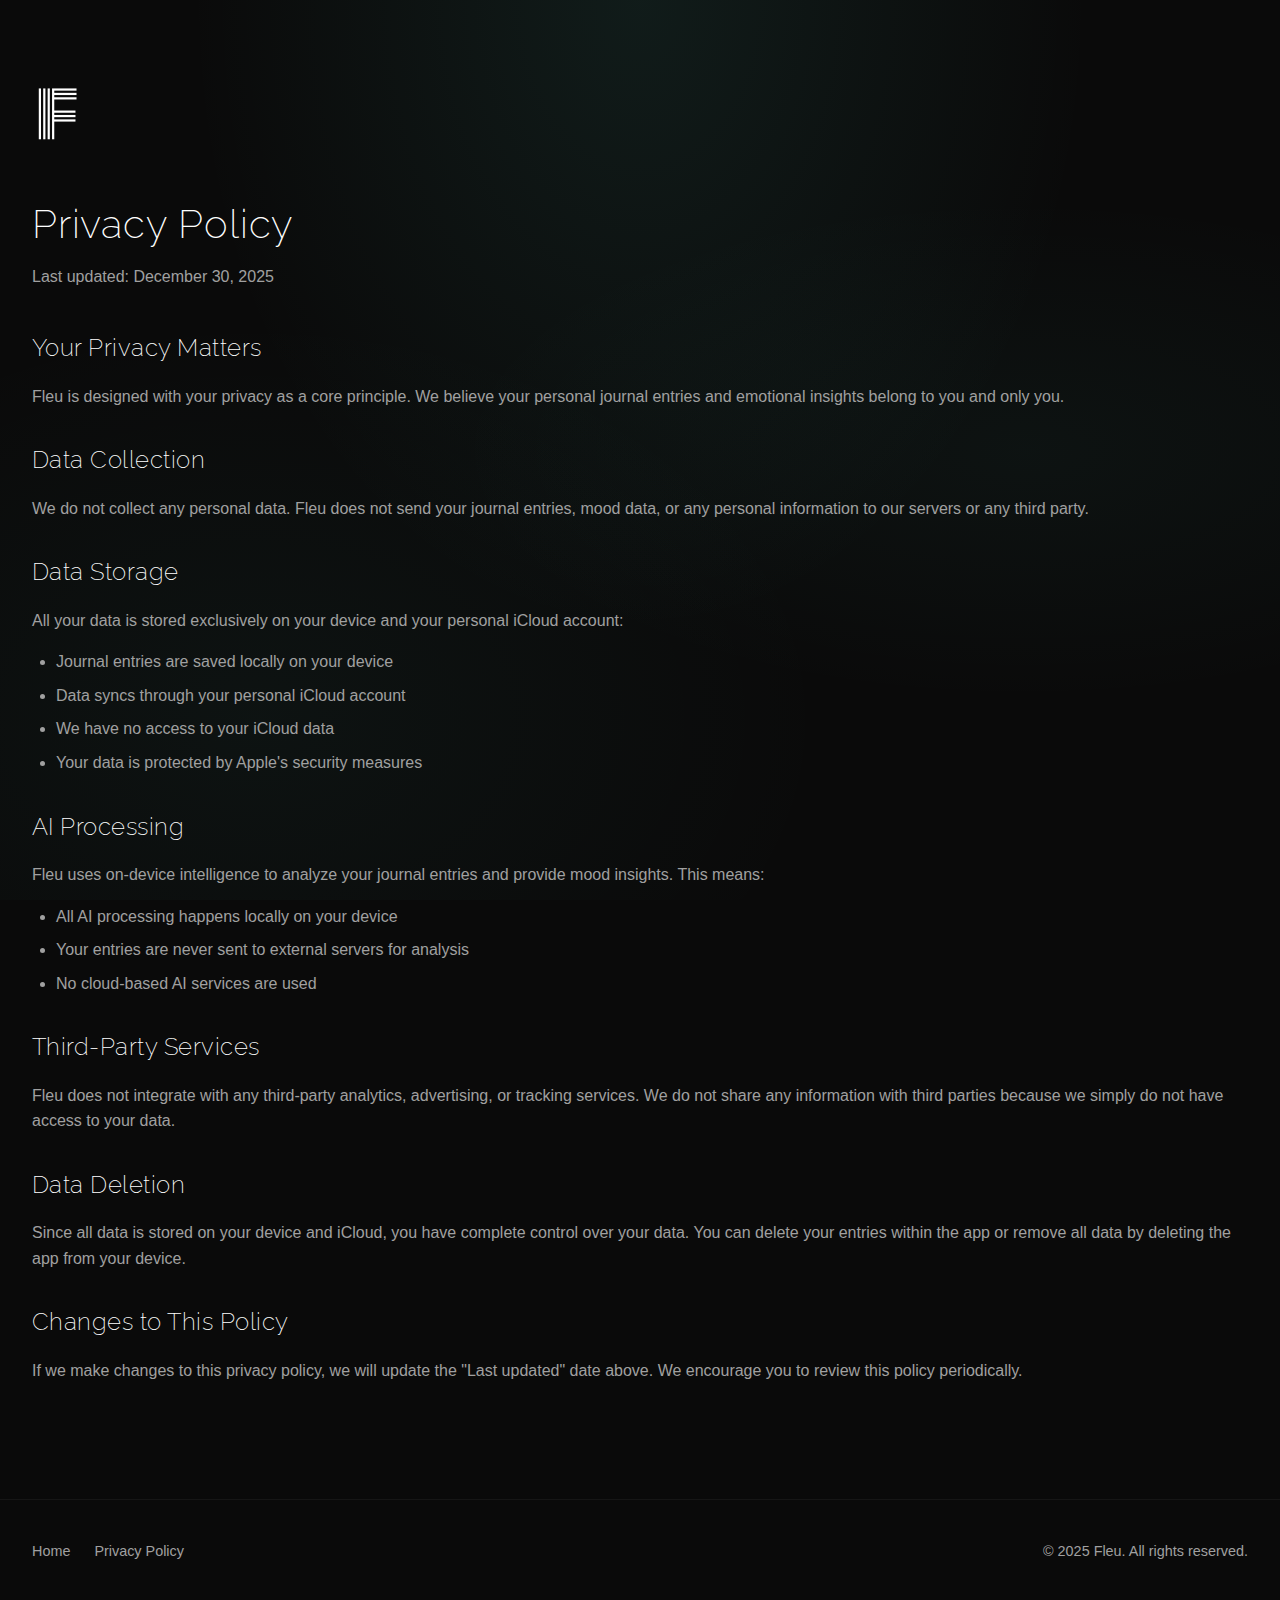
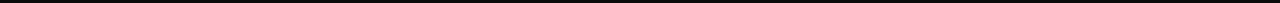
<file: privacy.html>
<!DOCTYPE html>
<html lang="en">
<head>
  <meta charset="UTF-8">
  <meta name="viewport" content="width=device-width, initial-scale=1.0">
  <title>Privacy Policy - Fleu</title>
  <meta name="description" content="Fleu Privacy Policy - Your data stays yours.">
  <link rel="preconnect" href="https://fonts.googleapis.com">
  <link rel="preconnect" href="https://fonts.gstatic.com" crossorigin>
  <link href="https://fonts.googleapis.com/css2?family=Raleway:wght@200;300;400&display=swap" rel="stylesheet">
  <link rel="stylesheet" href="styles.css">
  <link rel="icon" type="image/png" href="assets/logo_dark_background.PNG">
</head>
<body>
  <main class="privacy-page">
    <div class="container">
      <a href="index.html">
        <img src="assets/logo_dark_background.PNG" alt="Fleu" class="privacy-logo">
      </a>
      <h1>Privacy Policy</h1>
      <p class="last-updated">Last updated: December 30, 2025</p>

      <h2>Your Privacy Matters</h2>
      <p>Fleu is designed with your privacy as a core principle. We believe your personal journal entries and emotional insights belong to you and only you.</p>

      <h2>Data Collection</h2>
      <p><strong>We do not collect any personal data.</strong> Fleu does not send your journal entries, mood data, or any personal information to our servers or any third party.</p>

      <h2>Data Storage</h2>
      <p>All your data is stored exclusively on your device and your personal iCloud account:</p>
      <ul>
        <li>Journal entries are saved locally on your device</li>
        <li>Data syncs through your personal iCloud account</li>
        <li>We have no access to your iCloud data</li>
        <li>Your data is protected by Apple's security measures</li>
      </ul>

      <h2>AI Processing</h2>
      <p>Fleu uses on-device intelligence to analyze your journal entries and provide mood insights. This means:</p>
      <ul>
        <li>All AI processing happens locally on your device</li>
        <li>Your entries are never sent to external servers for analysis</li>
        <li>No cloud-based AI services are used</li>
      </ul>

      <h2>Third-Party Services</h2>
      <p>Fleu does not integrate with any third-party analytics, advertising, or tracking services. We do not share any information with third parties because we simply do not have access to your data.</p>

      <h2>Data Deletion</h2>
      <p>Since all data is stored on your device and iCloud, you have complete control over your data. You can delete your entries within the app or remove all data by deleting the app from your device.</p>

      <h2>Changes to This Policy</h2>
      <p>If we make changes to this privacy policy, we will update the "Last updated" date above. We encourage you to review this policy periodically.</p>
    </div>
  </main>

  <footer>
    <div class="container">
      <div class="footer-content">
        <div class="footer-links">
          <a href="index.html">Home</a>
          <a href="privacy.html">Privacy Policy</a>
        </div>
        <p class="copyright">&copy; 2025 Fleu. All rights reserved.</p>
      </div>
    </div>
  </footer>
</body>
</html>
</file>
<file: styles.css>
:root {
  --bg-primary: #0a0a0a;
  --text-primary: #ffffff;
  --text-secondary: #a0a0a0;
  --accent: #5eead4;
}

* {
  margin: 0;
  padding: 0;
  box-sizing: border-box;
}

html {
  scroll-behavior: smooth;
}

body {
  font-family: -apple-system, BlinkMacSystemFont, 'Segoe UI', Roboto, Oxygen, Ubuntu, sans-serif;
  font-weight: 200;
  background-color: var(--bg-primary);
  background-image:
    radial-gradient(ellipse at 50% 0%, rgba(94, 234, 212, 0.08) 0%, transparent 50%),
    radial-gradient(ellipse at 80% 50%, rgba(94, 234, 212, 0.04) 0%, transparent 40%),
    radial-gradient(ellipse at 20% 80%, rgba(94, 234, 212, 0.04) 0%, transparent 40%);
  background-attachment: fixed;
  color: var(--text-primary);
  line-height: 1.6;
  min-height: 100vh;
}

h1, h2, h3 {
  font-family: 'Raleway', sans-serif;
  font-weight: 200;
  letter-spacing: 0.02em;
}

.container {
  max-width: 1400px;
  margin: 0 auto;
  padding: 0 32px;
}

/* Hero Section */
.hero {
  padding: 100px 0 60px;
  text-align: center;
}

.hero-logo {
  height: 64px;
  width: auto;
  margin-bottom: 32px;
  transition: filter 0.3s ease;
}

.hero-logo:hover {
  filter: drop-shadow(0 0 30px rgba(94, 234, 212, 0.7)) drop-shadow(0 0 60px rgba(94, 234, 212, 0.4)) drop-shadow(0 0 100px rgba(94, 234, 212, 0.2));
}

.hero h1 {
  font-size: 3rem;
  font-weight: 200;
  margin-bottom: 16px;
  letter-spacing: 0.02em;
}

.hero .tagline {
  font-size: 1.25rem;
  color: var(--text-secondary);
  max-width: 500px;
  margin: 0 auto 40px;
}

.download-buttons {
  display: flex;
  gap: 16px;
  justify-content: center;
  align-items: flex-start;
  flex-wrap: wrap;
}

.download-buttons a {
  display: inline-flex;
  align-items: center;
}

.testflight-badge {
  height: 44px;
  width: auto;
  border: 1px solid rgba(255, 255, 255, 0.5);
  border-radius: 10px;
  transition: transform 0.4s ease, filter 0.4s ease;
  vertical-align: middle;
}

.testflight-badge:hover {
  transform: scale(1.05);
  filter: drop-shadow(0 0 25px rgba(94, 234, 212, 0.15)) drop-shadow(0 5px 15px rgba(0, 0, 0, 0.2));
}

.app-store-link {
  position: relative;
  display: flex;
  flex-direction: column;
  align-items: center;
  text-decoration: none;
}

.app-store-link.disabled {
  pointer-events: none;
}

.app-store-link.disabled .app-store-badge {
  filter: grayscale(100%) opacity(0.5);
}

.coming-soon {
  font-size: 0.75rem;
  color: var(--text-secondary);
  margin-top: 4px;
}

.app-store-badge {
  height: 44px;
  width: auto;
  transition: transform 0.4s ease, filter 0.4s ease;
}

.app-store-link:not(.disabled):hover .app-store-badge {
  transform: scale(1.05);
  filter: drop-shadow(0 0 25px rgba(94, 234, 212, 0.15)) drop-shadow(0 5px 15px rgba(0, 0, 0, 0.2));
}

/* Screenshots Section */
.screenshots {
  padding: 20px 0 60px;
}

.screenshots-wrapper {
  position: relative;
}

.screenshots-wrapper::before,
.screenshots-wrapper::after {
  content: '';
  position: absolute;
  top: 0;
  bottom: 0;
  width: 60px;
  z-index: 2;
  pointer-events: none;
  opacity: 0;
  transition: opacity 0.3s ease;
}

.screenshots-wrapper::before {
  left: 0;
  background: linear-gradient(to right, var(--bg-primary), transparent);
}

.screenshots-wrapper::after {
  right: 0;
  background: linear-gradient(to left, var(--bg-primary), transparent);
}

.screenshots-grid {
  display: flex;
  justify-content: center;
  gap: 48px;
  flex-wrap: wrap;
}

.carousel-dots {
  display: none;
  justify-content: center;
  gap: 8px;
  margin-top: 24px;
}

.carousel-dot {
  width: 8px;
  height: 8px;
  border-radius: 50%;
  background: rgba(255, 255, 255, 0.3);
  border: none;
  padding: 0;
  cursor: pointer;
  transition: background 0.3s ease;
}

.carousel-dot.active {
  background: var(--accent);
}

.screenshot {
  width: 220px;
  border-radius: 24px;
  transition: transform 0.4s ease, filter 0.4s ease;
  cursor: pointer;
}

.screenshot:hover {
  transform: scale(1.08);
  filter: drop-shadow(0 0 25px rgba(94, 234, 212, 0.1)) drop-shadow(0 5px 15px rgba(0, 0, 0, 0.2));
}

/* Features Section */
.features {
  padding: 80px 0;
}

.features h2 {
  text-align: center;
  font-size: 2rem;
  margin-bottom: 48px;
}

.features-grid {
  display: grid;
  grid-template-columns: repeat(5, 1fr);
  gap: 20px;
}

.feature {
  position: relative;
  background: rgba(0, 0, 0, 0.3);
  backdrop-filter: blur(20px);
  -webkit-backdrop-filter: blur(20px);
  padding: 24px;
  border-radius: 24px;
  border: 1px solid rgba(255, 255, 255, 0.06);
  transition: background 0.3s ease, border-color 0.3s ease, backdrop-filter 0.3s ease;
  overflow: hidden;
}

.feature::before {
  content: '';
  position: absolute;
  top: var(--mouse-y, 50%);
  left: var(--mouse-x, 50%);
  width: 600px;
  height: 600px;
  background: radial-gradient(circle, rgba(94, 234, 212, 0.1) 0%, transparent 40%);
  transform: translate(-50%, -50%);
  opacity: 0;
  transition: opacity 0.3s ease;
  pointer-events: none;
}

.feature:hover::before {
  opacity: 1;
}

.feature:hover {
  background: rgba(0, 0, 0, 0.4);
  backdrop-filter: blur(40px);
  -webkit-backdrop-filter: blur(40px);
  border-color: rgba(255, 255, 255, 0.1);
}

.feature-icon {
  margin-bottom: 16px;
  color: var(--accent);
}

.feature-icon svg {
  width: 32px;
  height: 32px;
  stroke-width: 1.5;
}

.feature h3 {
  font-size: 1.125rem;
  margin-bottom: 8px;
  font-weight: 200;
  letter-spacing: 0.02em;
}

.feature p {
  color: var(--text-secondary);
  font-size: 0.95rem;
}

/* Footer */
footer {
  padding: 40px 0;
  border-top: 1px solid rgba(255, 255, 255, 0.05);
  margin-top: 40px;
}

.footer-content {
  display: flex;
  justify-content: space-between;
  align-items: center;
  flex-wrap: wrap;
  gap: 16px;
}

.footer-links {
  display: flex;
  gap: 24px;
}

.footer-links a {
  color: var(--text-secondary);
  text-decoration: none;
  font-size: 0.9rem;
  transition: color 0.2s;
}

.footer-links a:hover {
  color: var(--accent);
}

.copyright {
  color: var(--text-secondary);
  font-size: 0.9rem;
}

/* Privacy Page */
.privacy-page {
  padding: 80px 0 60px;
}

.privacy-page a:has(.privacy-logo) {
  display: block;
}

.privacy-logo {
  height: 64px;
  width: auto;
  margin-bottom: 40px;
  margin-left: -8px;
}

.privacy-page h1 {
  font-size: 2.5rem;
  margin-bottom: 8px;
}

.privacy-page .last-updated {
  color: var(--text-secondary);
  margin-bottom: 40px;
}

.privacy-page h2 {
  font-size: 1.5rem;
  margin: 32px 0 16px;
}

.privacy-page p,
.privacy-page ul {
  color: var(--text-secondary);
  margin-bottom: 16px;
}

.privacy-page ul {
  padding-left: 24px;
}

.privacy-page li {
  margin-bottom: 8px;
}

.privacy-page a {
  color: var(--accent);
  text-decoration: none;
}

.privacy-page a:hover {
  text-decoration: underline;
}

/* Modal */
.modal {
  position: fixed;
  top: 0;
  left: 0;
  width: 100%;
  height: 100%;
  z-index: 1000;
  display: flex;
  align-items: center;
  justify-content: center;
  opacity: 0;
  visibility: hidden;
  transition: opacity 0.3s ease, visibility 0.3s ease;
}

.modal.active {
  opacity: 1;
  visibility: visible;
}

.modal-backdrop {
  position: absolute;
  top: 0;
  left: 0;
  width: 100%;
  height: 100%;
  background: rgba(0, 0, 0, 0.9);
  backdrop-filter: blur(20px);
  -webkit-backdrop-filter: blur(20px);
}

.modal-content {
  position: relative;
  z-index: 1;
  transform: scale(0.9);
  transition: transform 0.3s ease;
}

.modal.active .modal-content {
  transform: scale(1);
}

.modal-image {
  max-height: 90vh;
  max-width: 90vw;
  border-radius: 32px;
  cursor: zoom-out;
  filter: drop-shadow(0 0 40px rgba(94, 234, 212, 0.15)) drop-shadow(0 0 80px rgba(94, 234, 212, 0.1));
}

/* Responsive */
@media (max-width: 768px) {
  .hero {
    padding: 60px 0 40px;
  }

  .hero h1 {
    font-size: 2.25rem;
  }

  .hero .tagline {
    font-size: 1.1rem;
  }

  .screenshots {
    padding: 20px 0 40px;
  }

  .screenshots-grid {
    flex-wrap: nowrap;
    justify-content: flex-start;
    gap: 20px;
    overflow-x: auto;
    scroll-snap-type: x mandatory;
    -webkit-overflow-scrolling: touch;
    scrollbar-width: none;
    padding: 0 calc(50% - 100px);
  }

  .screenshots-grid::-webkit-scrollbar {
    display: none;
  }

  .screenshot {
    flex-shrink: 0;
    width: 200px;
    border-radius: 24px;
    scroll-snap-align: center;
  }

  .carousel-dots {
    display: flex;
  }

  .screenshots-wrapper::before,
  .screenshots-wrapper::after {
    opacity: 1;
  }

  .features-grid {
    grid-template-columns: repeat(2, 1fr);
  }

  .footer-content {
    flex-direction: column;
    text-align: center;
  }
}

@media (max-width: 480px) {
  .hero h1 {
    font-size: 1.875rem;
  }

  .screenshot {
    width: 160px;
    border-radius: 20px;
  }

  .screenshots-grid {
    gap: 16px;
    padding: 0 calc(50% - 80px);
  }

  .features-grid {
    grid-template-columns: 1fr;
  }
}
</file>
